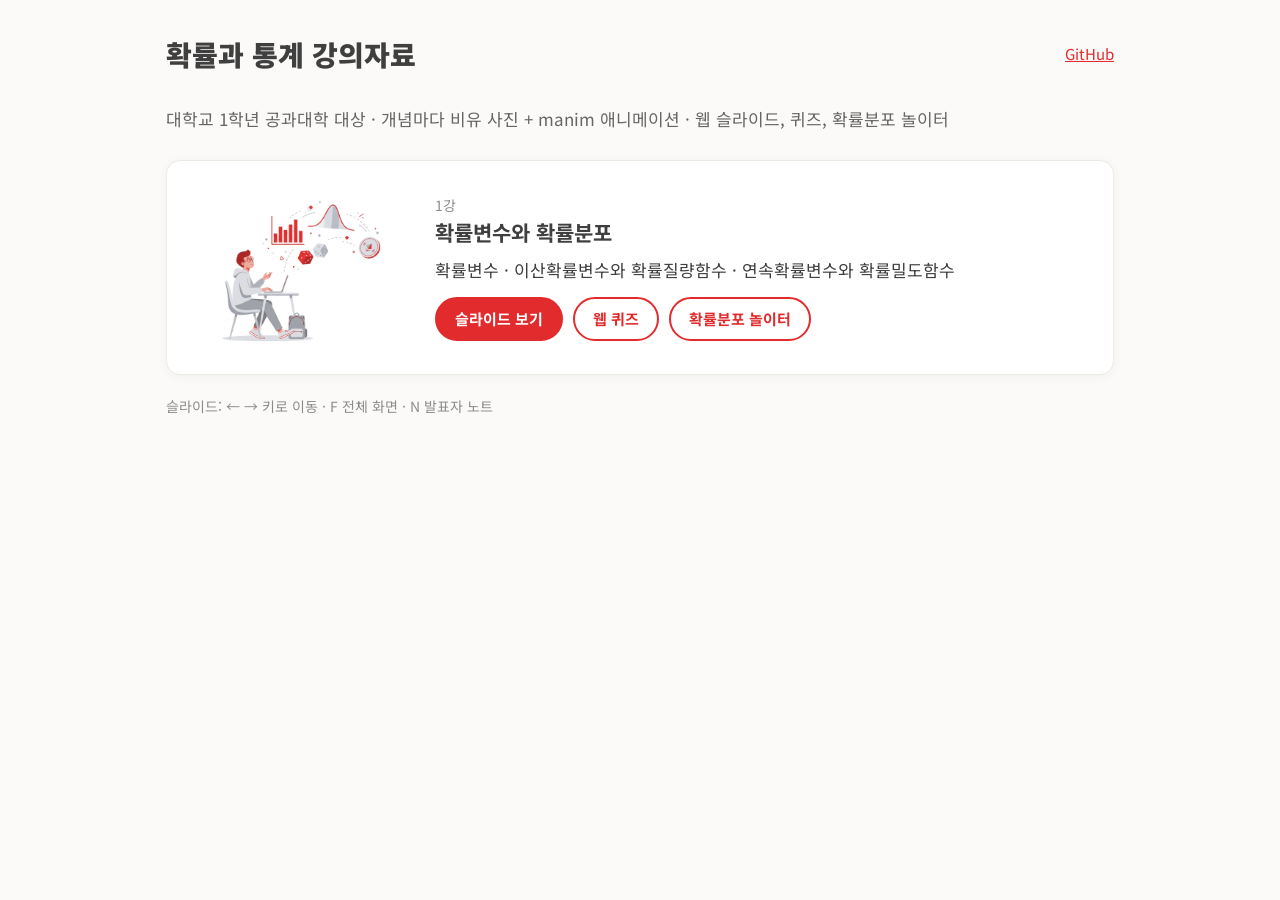
<file: docs/index.html>
<!doctype html>
<html lang="ko">
<head>
<meta charset="utf-8">
<meta name="viewport" content="width=device-width, initial-scale=1">
<title>확률과 통계 강의자료</title>
<link rel="stylesheet" href="https://fonts.googleapis.com/css2?family=Noto+Sans+KR:wght@400;500;700;900&display=swap">
<link rel="stylesheet" href="assets/page.css">
<style>
  .lec { display: grid; grid-template-columns: 220px 1fr; gap: 24px; align-items: center; }
  .lec img { width: 100%; aspect-ratio: 4/3; object-fit: cover; border-radius: 10px; }
  .lec .links { display: flex; flex-wrap: wrap; gap: 10px; margin-top: 14px; }
  @media (max-width: 600px) { .lec { grid-template-columns: 1fr; } }
</style>
</head>
<body>
<div class="wrap">
  <header class="top"><h1>확률과 통계 강의자료</h1>
    <nav><a href="https://github.com/shain1912/prob-stats-lecture-slides">GitHub</a></nav></header>
  <p class="lede">대학교 1학년 공과대학 대상 · 개념마다 비유 사진 + manim 애니메이션 · 웹 슬라이드, 퀴즈, 확률분포 놀이터</p>

  <article class="card lec">
    <img src="01/assets/flow/goals.jpg" alt="확률 그래프를 바라보는 공대생 일러스트">
    <div>
      <p class="muted">1강</p>
      <h2>확률변수와 확률분포</h2>
      <p>확률변수 · 이산확률변수와 확률질량함수 · 연속확률변수와 확률밀도함수</p>
      <div class="links">
        <a class="btn solid" href="01/">슬라이드 보기</a>
        <a class="btn" href="01/quiz.html">웹 퀴즈</a>
        <a class="btn" href="01/playground.html">확률분포 놀이터</a>
      </div>
    </div>
  </article>
  <p class="muted">슬라이드: ← → 키로 이동 · F 전체 화면 · N 발표자 노트</p>
</div>
</body>
</html>
</file>
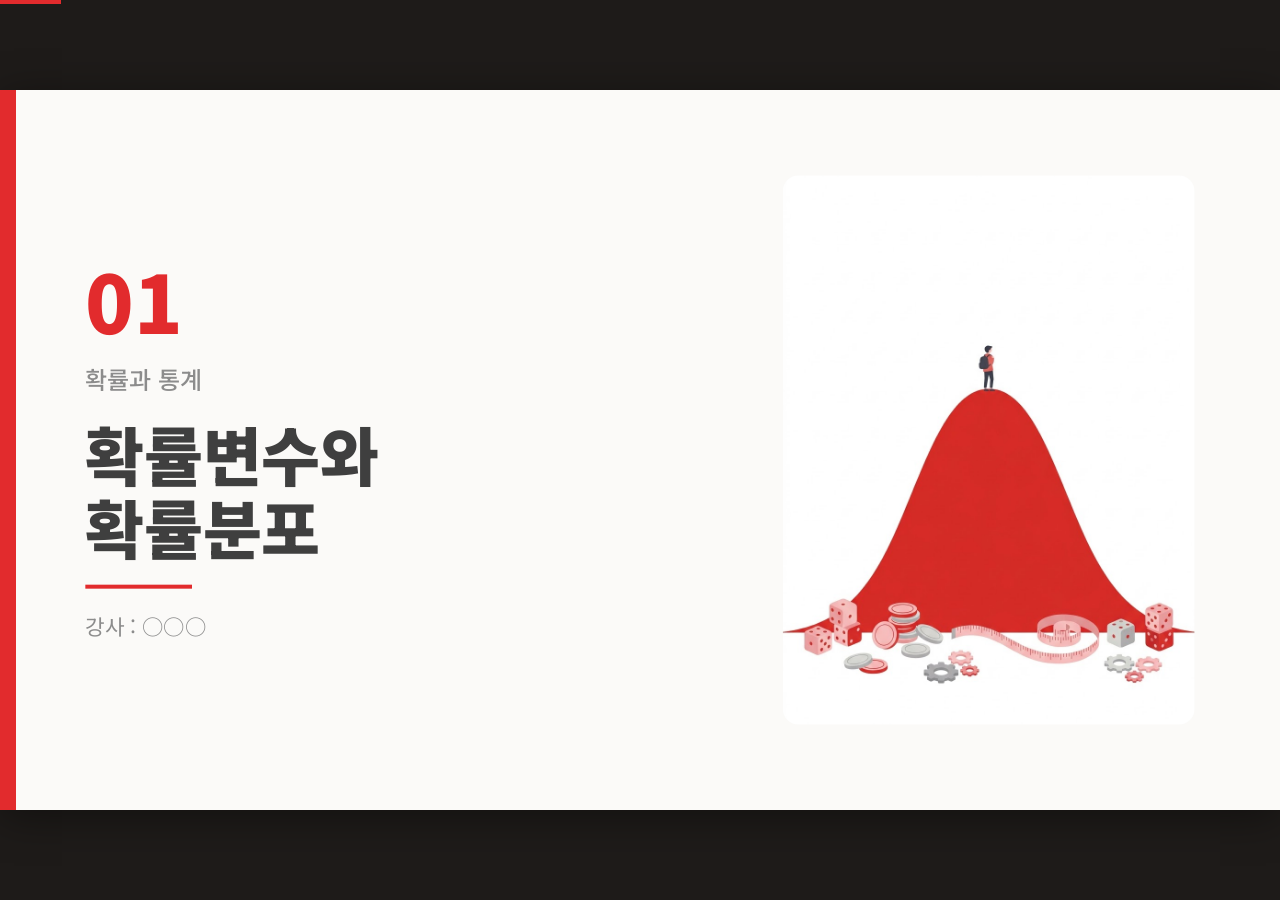
<file: docs/01/index.html>
<!doctype html>
<html lang="ko">
<head>
<meta charset="utf-8">
<meta name="viewport" content="width=device-width, initial-scale=1">
<title>1강 확률변수와 확률분포</title>
<link rel="preconnect" href="https://fonts.googleapis.com">
<link rel="stylesheet" href="https://fonts.googleapis.com/css2?family=Noto+Sans+KR:wght@400;500;700;900&display=swap">
<link rel="stylesheet" href="../assets/deck.css">
<style>
  .cover { flex-direction: row !important; align-items: center; justify-content: space-between; padding: 128px !important; }
  .cover::before { content: ""; position: absolute; left: 0; top: 0; bottom: 0; width: 24px; background: var(--red); }
  .toc-item { display: flex; align-items: center; gap: 40px; padding: 30px 0; border-bottom: 2px solid var(--red-l); }
  .toc-item:last-child { border-bottom: none; }
  .toc-item b { font-size: 56px; font-weight: 900; color: var(--red); width: 100px; }
  .toc-item span { font-size: 44px; font-weight: 500; }
</style>
</head>
<body>
<div class="progress"></div>
<div class="stage">

<!-- 1 표지 -->
<section class="slide cover">
  <div style="display:flex;flex-direction:column;gap:32px;width:900px">
    <p style="font-size:120px;font-weight:900;color:var(--red);line-height:1">01</p>
    <p style="font-size:36px;font-weight:500;color:var(--gray)">확률과 통계</p>
    <h1 style="font-size:96px;font-weight:900;line-height:1.15">확률변수와<br>확률분포</h1>
    <hr style="width:160px;border:none;border-top:6px solid var(--red)">
    <p style="font-size:32px;color:var(--gray)">강사 : ○○○</p>
  </div>
  <img src="assets/flow/cover.jpg" alt="종 모양 곡선 언덕 위에 선 학생 일러스트" style="width:618px;height:824px;object-fit:cover;border-radius:24px">
  <aside class="note">1강 표지. 다음 슬라이드는 8초 인트로 영상.</aside>
</section>

<!-- 2 인트로 영상 -->
<section class="slide" style="padding:0;background:#14110F">
  <video src="assets/flow/intro.mp4" poster="assets/flow/intro_poster.png" muted playsinline preload="auto"
         style="width:1920px;height:1080px;object-fit:cover;cursor:pointer"></video>
  <aside class="note">인트로 영상 8초 (Google Flow 생성). 실험 결과 → 숫자 → 분포로 이어지는 오늘의 흐름 예고. 영상 클릭 = 다시 재생.</aside>
</section>

<!-- 3 목차 -->
<section class="slide" style="flex-direction:row;align-items:center;gap:96px;padding:128px">
  <div style="display:flex;flex-direction:column;gap:24px;width:520px">
    <p style="font-size:32px;font-weight:700;color:var(--red);letter-spacing:4px">CONTENTS</p>
    <h2 style="font-size:72px;font-weight:900;line-height:1.15">확률변수와<br>확률분포</h2>
    <hr style="width:120px;border:none;border-top:6px solid var(--red)">
  </div>
  <div style="flex:1">
    <div class="toc-item"><b>01</b><span>확률변수란?</span></div>
    <div class="toc-item"><b>02</b><span>이산확률변수와 확률분포</span></div>
    <div class="toc-item"><b>03</b><span>연속확률변수와 확률밀도함수</span></div>
    <div class="toc-item"><b>04</b><span>정리 및 확인 문제</span></div>
  </div>
</section>

<!-- 4 학습 목표 -->
<section class="slide" style="flex-direction:row;align-items:center;gap:80px;padding:128px">
  <img src="assets/flow/goals.jpg" alt="노트북 앞에서 확률 그래프를 바라보는 공대생 일러스트" style="width:760px;height:568px;object-fit:cover;border-radius:24px">
  <div class="col" style="gap:40px">
    <h2 style="font-size:72px;font-weight:900">학습 목표</h2>
    <div class="card"><p style="font-size:28px;font-weight:700;color:var(--red)">목표 1</p><p style="font-size:36px;font-weight:500">확률변수와 확률분포의 뜻 이해</p></div>
    <div class="card"><p style="font-size:28px;font-weight:700;color:var(--red)">목표 2</p><p style="font-size:36px;font-weight:500">이산·연속확률변수의 구분과 확률분포의 성질 활용</p></div>
  </div>
</section>

<!-- 5 1-1 비유: 바코드 스캐너 -->
<section class="slide">
  <div class="head"><div class="t"><span class="badge">1-1</span><h2>확률변수란?</h2></div><p class="sub">[비유] 바코드 스캐너</p></div>
  <div class="row">
    <div class="photo"><img src="assets/photos/barcode.jpg" alt="바코드 스캐너" style="width:420px;height:630px"><p class="credit">사진: Michael Casey / CC BY 2.0</p></div>
    <div class="col">
      <h3>바코드 스캐너 = 확률변수</h3>
      <ul class="b">
        <li>물건 → 숫자(가격)로 바꾸는 장치</li>
        <li>실험 결과 → 실수로 바꾸는 규칙</li>
        <li>동전 2번 던지기: (H, T) → 앞면 횟수 1</li>
        <li>결과는 글자·그림이어도 확률변수의 값은 항상 실수</li>
      </ul>
    </div>
  </div>
</section>

<!-- 6 1-1 애니메이션 -->
<section class="slide">
  <div class="head"><div class="t"><span class="badge">1-1</span><h2>확률변수란?</h2></div><p class="sub">확률변수(random variable): 각 근원사건 → 실수 하나</p></div>
  <video class="anim" src="assets/anim/RandomVariable.mp4" poster="assets/anim/RandomVariable_poster.png" muted playsinline preload="metadata" style="width:1360px;height:680px"></video>
  <aside class="note">manim 애니메이션: 근원사건마다 실수 하나를 대응시키는 규칙 = 확률변수.</aside>
</section>

<!-- 7 1-1 비유: 계단과 미끄럼틀 -->
<section class="slide">
  <div class="head"><div class="t"><span class="badge">1-1</span><h2>확률변수란?</h2></div><p class="sub">[비유] 계단과 미끄럼틀</p></div>
  <div class="row" style="gap:48px;align-items:flex-start">
    <div class="col" style="gap:8px">
      <img src="assets/photos/stairs.jpg" alt="계단" style="width:808px;height:400px;object-fit:cover;border-radius:16px">
      <p class="credit">사진: waitscm / CC BY 2.0</p>
      <h3 style="padding-top:16px">계단 = 이산</h3>
      <ul class="b"><li>정해진 칸에만 서기</li><li>0, 1, 2, 3 … 셀 수 있는 값</li></ul>
    </div>
    <div class="col" style="gap:8px">
      <img src="assets/photos/slide.jpg" alt="미끄럼틀" style="width:808px;height:400px;object-fit:cover;border-radius:16px">
      <p class="credit">사진: jonolist / CC BY-SA 2.0</p>
      <h3 style="padding-top:16px">미끄럼틀 = 연속</h3>
      <ul class="b"><li>어느 높이에서나 멈추기</li><li>범위 안의 모든 실수</li></ul>
    </div>
  </div>
</section>

<!-- 8 1-1 애니메이션 -->
<section class="slide">
  <div class="head"><div class="t"><span class="badge">1-1</span><h2>확률변수란?</h2></div><p class="sub">확률변수의 두 종류: 셀 수 있는 값 vs 범위 안의 모든 실수</p></div>
  <video class="anim" src="assets/anim/DiscreteContinuous.mp4" poster="assets/anim/DiscreteContinuous_poster.png" muted playsinline preload="metadata" style="width:1360px;height:680px"></video>
</section>

<!-- 9 1-2 비유: 피자 -->
<section class="slide">
  <div class="head"><div class="t"><span class="badge">1-2</span><h2>이산확률변수와 확률분포</h2></div><p class="sub">[비유] 피자 한 판 나누기</p></div>
  <div class="row">
    <div class="photo"><img src="assets/photos/pizza.jpg" alt="조각으로 나뉜 피자" style="width:800px;height:600px"><p class="credit">사진: maryseas4 / CC0</p></div>
    <div class="col">
      <h3>피자 한 판 = 전체 확률 1</h3>
      <ul class="b">
        <li>조각 하나 = X의 값 하나</li>
        <li>조각 크기 = 그 값의 확률</li>
        <li>조각 크기는 음수 불가 → 0 ≤ 확률 ≤ 1</li>
        <li>조각을 모두 모으면 한 판 → 확률의 합 = 1</li>
      </ul>
    </div>
  </div>
</section>

<!-- 10 1-2 애니메이션 -->
<section class="slide" style="gap:28px">
  <div class="head"><div class="t"><span class="badge">1-2</span><h2>이산확률변수와 확률분포</h2></div><p class="sub">이산확률변수(discrete random variable)</p></div>
  <div class="lead">
    <p>· 이산확률변수: 취하는 값이 유한개이거나 자연수처럼 셀 수 있는 확률변수</p>
    <p>· 확률질량함수(probability mass function): P(X = x₁) = p₁, …, P(X = xₙ) = pₙ</p>
  </div>
  <video class="anim" src="assets/anim/PmfCoin.mp4" poster="assets/anim/PmfCoin_poster.png" muted playsinline preload="metadata" style="width:1120px;height:560px"></video>
</section>

<!-- 11 1-2 성질 -->
<section class="slide">
  <div class="head"><div class="t"><span class="badge">1-2</span><h2>이산확률변수와 확률분포</h2></div><p class="sub">이산확률변수의 확률분포의 성질</p></div>
  <div class="row">
    <div class="col" style="gap:24px">
      <div class="card">
        <h3 style="font-size:36px">성질</h3>
        <p style="font-size:34px">①  0 ≤ p₁, p₂, …, pₙ ≤ 1</p>
        <p style="font-size:34px">②  p₁ + p₂ + … + pₙ = 1</p>
      </div>
      <h3 style="font-size:36px;padding-top:16px">예: 부품 품질 검사</h3>
      <ul class="b" style="font-size:30px">
        <li>생산된 부품 10개 중 불량품 2개</li>
        <li>임의로 3개를 뽑아 검사할 때 불량품 수 X</li>
        <li>X가 취하는 값: 0, 1, 2</li>
        <li>각 확률과 합 = 1 확인</li>
      </ul>
    </div>
    <div class="photo"><img src="assets/photos/factory.jpg" alt="공장 생산 라인" style="width:420px;height:630px"><p class="credit">사진: Robert Scoble / CC BY 2.0</p></div>
  </div>
</section>

<!-- 12 1-2 애니메이션: 불량품 -->
<section class="slide">
  <div class="head"><div class="t"><span class="badge">1-2</span><h2>이산확률변수와 확률분포</h2></div><p class="sub">예: 불량품 수 X의 확률분포</p></div>
  <video class="anim" src="assets/anim/PmfDefect.mp4" poster="assets/anim/PmfDefect_poster.png" muted playsinline preload="metadata" style="width:1360px;height:680px"></video>
  <aside class="note">P(X=0) = 7/15, P(X=1) = 7/15, P(X=2) = 1/15, 합 = 1.</aside>
</section>

<!-- 13 1-3 비유: 지하철 -->
<section class="slide">
  <div class="head"><div class="t"><span class="badge">1-3</span><h2>연속확률변수와 확률밀도함수</h2></div><p class="sub">[비유] 지하철 기다리기</p></div>
  <div class="row">
    <div class="photo"><img src="assets/photos/subway.jpg" alt="지하철 승강장" style="width:800px;height:600px"><p class="credit">사진: mooney47 / CC BY 2.0</p></div>
    <div class="col">
      <h3>10분 간격 지하철</h3>
      <ul class="b">
        <li>아무 때나 역에 도착</li>
        <li>대기 시간 X: 0분 ~ 10분</li>
        <li>3분, 3.5분, 3.27분 … 어떤 실수든 가능</li>
        <li>셀 수 없는 값 → 연속확률변수</li>
      </ul>
    </div>
  </div>
</section>

<!-- 14 1-3 애니메이션 -->
<section class="slide" style="gap:28px">
  <div class="head"><div class="t"><span class="badge">1-3</span><h2>연속확률변수와 확률밀도함수</h2></div><p class="sub">연속확률변수(continuous random variable)</p></div>
  <div class="lead">
    <p>· 연속확률변수: 취하는 값이 어떤 범위에 속하는 모든 실수인 확률변수</p>
    <p>· 확률 P(a ≤ X ≤ b) = 그래프 아래 넓이</p>
  </div>
  <video class="anim" src="assets/anim/UniformSubway.mp4" poster="assets/anim/UniformSubway_poster.png" muted playsinline preload="metadata" style="width:1120px;height:560px"></video>
</section>

<!-- 15 1-3 비유: 모래 더미 -->
<section class="slide">
  <div class="head"><div class="t"><span class="badge">1-3</span><h2>연속확률변수와 확률밀도함수</h2></div><p class="sub">[비유] 모래 더미</p></div>
  <div class="row">
    <div class="photo"><img src="assets/photos/sand.jpg" alt="모래 더미" style="width:800px;height:600px"><p class="credit">사진: cogdogblog / CC0</p></div>
    <div class="col">
      <h3>모래 더미 = 확률밀도함수의 그래프</h3>
      <ul class="b">
        <li>전체 모래 양 = 1</li>
        <li>a ~ b 구간 위의 모래 양 = P(a ≤ X ≤ b)</li>
        <li>바늘 끝 한 점 위의 모래 양 = 0</li>
        <li>→ 한 점의 확률 P(X = a) = 0</li>
      </ul>
    </div>
  </div>
</section>

<!-- 16 1-3 애니메이션 -->
<section class="slide">
  <div class="head"><div class="t"><span class="badge">1-3</span><h2>연속확률변수와 확률밀도함수</h2></div><p class="sub">확률밀도함수(probability density function)</p></div>
  <video class="anim" src="assets/anim/DensityCurve.mp4" poster="assets/anim/DensityCurve_poster.png" muted playsinline preload="metadata" style="width:1360px;height:680px"></video>
</section>

<!-- 17 1-3 성질 -->
<section class="slide">
  <div class="head"><div class="t"><span class="badge">1-3</span><h2>연속확률변수와 확률밀도함수</h2></div><p class="sub">확률밀도함수의 성질</p></div>
  <div class="row" style="gap:64px">
    <div class="col" style="gap:24px">
      <div class="card">
        <h3 style="font-size:32px">α ≤ X ≤ β에서 정의된 y = f(x)</h3>
        <p style="font-size:30px">①  f(x) ≥ 0</p>
        <p style="font-size:30px">②  그래프 아래 전체 넓이 = 1</p>
        <p style="font-size:30px">③  P(a ≤ X ≤ b) = a~b 구간의 넓이</p>
      </div>
      <h3 style="font-size:32px;padding-top:16px">주의</h3>
      <ul class="b" style="font-size:30px">
        <li>한 점에서의 확률은 0: P(X = b) = 0</li>
        <li>P(a ≤ X ≤ b) = P(a &lt; X &lt; b)</li>
      </ul>
    </div>
    <img class="fig" src="assets/pdf_area.png" alt="확률밀도함수 그래프 아래 a~b 넓이" style="width:780px;height:548px">
  </div>
</section>

<!-- 18 정리 -->
<section class="slide">
  <div class="head"><div class="t"><span class="badge">1-4</span><h2>정리 및 확인 문제</h2></div><p class="sub">이산확률변수 vs 연속확률변수</p></div>
  <img class="fig" src="assets/summary_compare.png" alt="이산확률변수와 연속확률변수 비교표" style="width:1500px;height:680px;align-self:center">
</section>

<!-- 19 확인 문제 -->
<section class="slide">
  <div class="head"><div class="t"><span class="badge">1-4</span><h2>정리 및 확인 문제</h2></div><p class="sub">확인 문제</p></div>
  <div class="row" style="gap:64px;align-items:stretch">
    <div class="col" style="gap:18px">
      <h3 style="font-size:36px">문제 1</h3>
      <p style="font-size:32px;line-height:1.45">100원짜리 동전 3개를 동시에 던질 때, 앞면이 나오는 개수 X가 취하는 모든 값</p>
      <h3 style="font-size:36px;padding-top:20px">문제 2</h3>
      <p style="font-size:32px;line-height:1.45">X의 범위 0 ≤ X ≤ 4, 확률밀도함수 f(x) = kx<br>상수 k의 값과 P(0 ≤ X ≤ 2)</p>
      <button class="reveal">정답 보기</button>
      <div class="answer">문제 1: 0, 1, 2, 3<br>문제 2: 전체 넓이 ½·4·4k = 8k = 1 → k = 1/8,&nbsp; P(0 ≤ X ≤ 2) = ½·2·(2/8) = 1/4</div>
    </div>
    <div style="display:flex;flex-direction:column;gap:24px;align-items:center;justify-content:center">
      <img class="fig" src="assets/quiz_triangle.png" alt="f(x) = kx 아래 삼각형" style="width:560px;height:470px">
      <img src="assets/flow/quiz.jpg" alt="동전 3개가 튀어 오르는 일러스트" style="width:200px;height:200px;object-fit:cover;border-radius:16px">
    </div>
  </div>
</section>

<!-- 20 마무리 -->
<section class="slide">
  <img src="assets/flow/closing.jpg" alt="막대그래프 계단을 오르는 학생 일러스트" style="position:absolute;left:576px;top:240px;width:1216px;height:679px;object-fit:cover;border-radius:16px">
  <div class="head" style="position:relative"><div class="t"><span class="badge">1-4</span><h2>정리 및 확인 문제</h2></div><p class="sub">마무리</p></div>
  <div class="col" style="flex:none;width:640px;gap:20px;position:relative">
    <h3 style="font-size:36px">오늘 배운 것</h3>
    <ul class="b" style="font-size:30px">
      <li>확률변수 = 결과 → 실수</li>
      <li>이산: 확률질량함수, 막대 높이</li>
      <li>연속: 확률밀도함수, 그래프 아래 넓이</li>
    </ul>
    <h3 style="font-size:36px;padding-top:24px">다음 시간</h3>
    <p style="font-size:30px">이산확률변수의 기댓값과 표준편차</p>
    <p style="font-size:26px;padding-top:24px"><a href="quiz.html" style="color:var(--red);font-weight:700">▶ 웹 퀴즈</a>&nbsp;&nbsp;&nbsp;<a href="playground.html" style="color:var(--red);font-weight:700">▶ 확률분포 놀이터</a></p>
  </div>
</section>

<!-- 21 이미지 출처 -->
<section class="slide">
  <div class="head"><h2>이미지 출처</h2><p class="sub">사진 (Openverse 검색, CC 라이선스) · AI 생성 이미지·영상</p></div>
  <ul class="b" style="font-size:24px;line-height:1.7">
    <li>Symbol Barcode Scanner — Michael Casey, CC BY 2.0, <a href="https://www.flickr.com/photos/47519419@N00/2570454846">flickr</a></li>
    <li>Wheelchair ramp — waitscm, CC BY 2.0, <a href="https://www.flickr.com/photos/78341140@N00/15171084916">flickr</a></li>
    <li>Playgrounds: slide — jonolist, CC BY-SA 2.0, <a href="https://www.flickr.com/photos/46635911@N00/143997346">flickr</a></li>
    <li>Cheese and pepperoni pizza cut into slices. — maryseas4, CC0, <a href="https://wordpress.org/photos/photo/5016a60f20/">wordpress.org</a></li>
    <li>Seagate Wuxi China Factory Tour — Robert Scoble, CC BY 2.0, <a href="https://www.flickr.com/photos/35034363287@N01/3009516045">flickr</a></li>
    <li>Shanghai Subway Platform — mooney47, CC BY 2.0, <a href="https://www.flickr.com/photos/48751247@N00/5106951490">flickr</a></li>
    <li>Sand Pile — cogdogblog, CC0, <a href="https://www.flickr.com/photos/37996646802@N01/224099822">flickr</a></li>
    <li>AI 생성 이미지·영상 (표지, 인트로 영상, 학습 목표, 확인 문제, 마무리) — Google Flow (Nano Banana 2.1, Omni 1.1 Flash)</li>
    <li>애니메이션 — manim으로 직접 제작</li>
  </ul>
</section>

</div>
<div class="notes"></div>
<div class="bar">
  <a href="../">← 목록</a>
  <button data-act="prev">◀</button><span class="count"></span><button data-act="next">▶</button>
  <span class="grow">← → 이동 · F 전체 화면 · N 노트</span>
  <a href="quiz.html">퀴즈</a><a href="playground.html">놀이터</a>
  <button data-act="notes">노트</button><button data-act="full">전체 화면</button>
</div>
<script src="../assets/deck.js"></script>
</body>
</html>
</file>
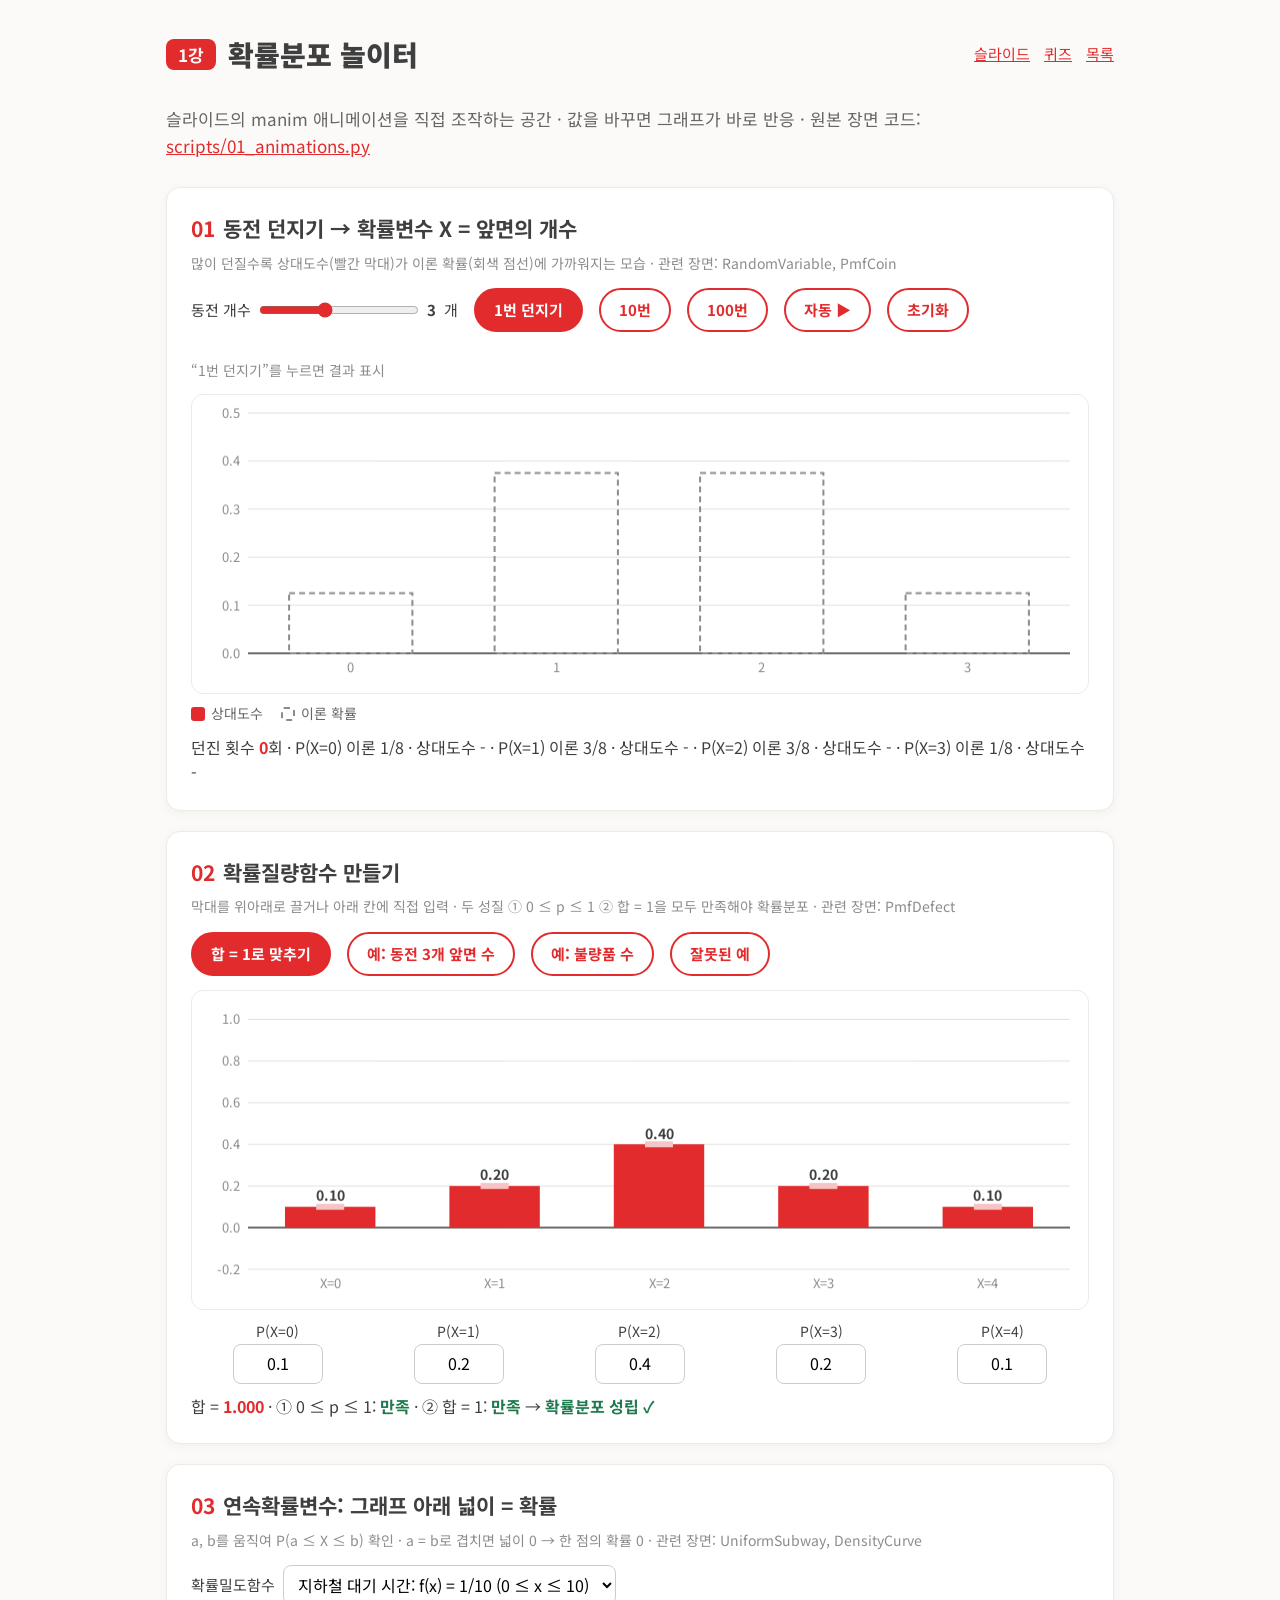
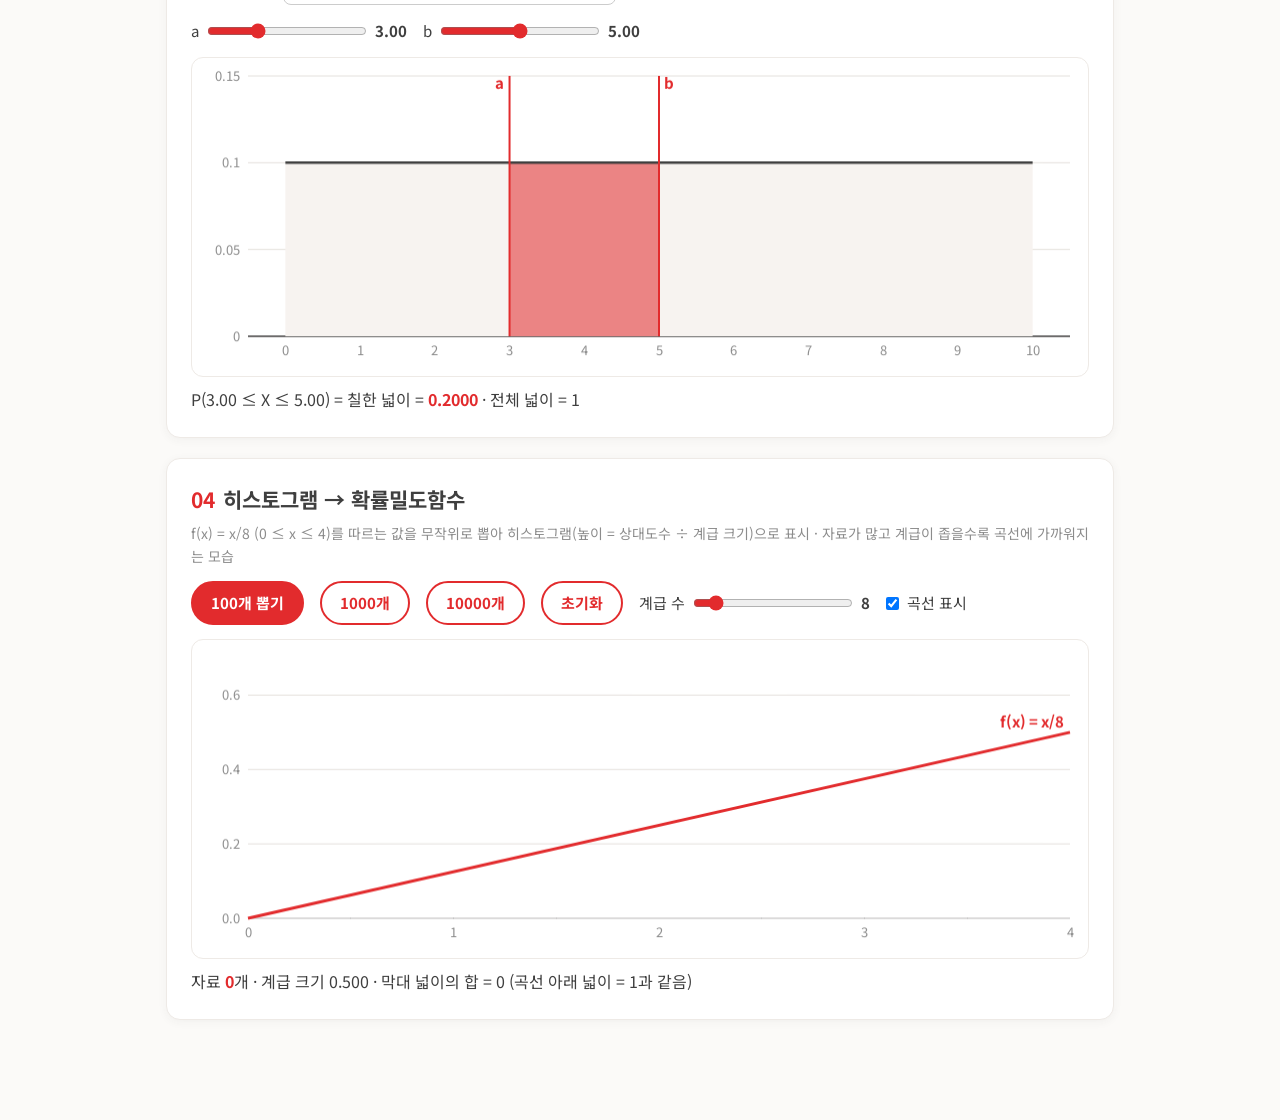
<file: docs/01/playground.html>
<!doctype html>
<html lang="ko">
<head>
<meta charset="utf-8">
<meta name="viewport" content="width=device-width, initial-scale=1">
<title>1강 확률분포 놀이터</title>
<link rel="stylesheet" href="https://fonts.googleapis.com/css2?family=Noto+Sans+KR:wght@400;500;700;900&display=swap">
<link rel="stylesheet" href="../assets/page.css">
<style>
  .coins { display: flex; flex-wrap: wrap; gap: 8px; align-items: center; min-height: 48px; margin-top: 6px; }
  .coin { width: 42px; height: 42px; border-radius: 50%; display: grid; place-items: center; font-weight: 700; font-size: 15px;
    border: 3px solid var(--red); animation: flip .35s ease; }
  .coin.h { background: var(--red); color: #fff; }
  .coin.t { background: #fff; color: var(--red); }
  @keyframes flip { from { transform: rotateY(90deg); } to { transform: rotateY(0); } }
  .pin { display: grid; grid-template-columns: repeat(5, 1fr); gap: 8px; margin-top: 10px; }
  .pin label { display: flex; flex-direction: column; align-items: center; font-size: 14px; gap: 2px; }
  .pin input { width: 100%; max-width: 90px; text-align: center; }
  .legend { display: flex; gap: 18px; font-size: 14px; color: #666; margin-top: 8px; flex-wrap: wrap; }
  .legend i { display: inline-block; width: 14px; height: 14px; vertical-align: -2px; margin-right: 6px; border-radius: 3px; }
</style>
</head>
<body>
<div class="wrap">
  <header class="top">
    <span class="badge">1강</span><h1>확률분포 놀이터</h1>
    <nav><a href="./">슬라이드</a><a href="quiz.html">퀴즈</a><a href="../">목록</a></nav>
  </header>
  <p class="lede">슬라이드의 manim 애니메이션을 직접 조작하는 공간 · 값을 바꾸면 그래프가 바로 반응
    · 원본 장면 코드: <a href="https://github.com/shain1912/prob-stats-lecture-slides/blob/main/scripts/01_animations.py">scripts/01_animations.py</a></p>

  <!-- 1 동전 던지기 -->
  <section class="card" id="s1">
    <h2><span class="n">01</span>동전 던지기 → 확률변수 X = 앞면의 개수</h2>
    <p class="muted">많이 던질수록 상대도수(빨간 막대)가 이론 확률(회색 점선)에 가까워지는 모습 · 관련 장면: RandomVariable, PmfCoin</p>
    <div class="controls">
      <label>동전 개수 <input type="range" id="c-n" min="1" max="6" value="3"> <b id="c-nv">3</b>개</label>
      <button class="solid" id="c-1">1번 던지기</button><button id="c-10">10번</button><button id="c-100">100번</button>
      <button id="c-auto">자동 ▶</button><button id="c-reset">초기화</button>
    </div>
    <div class="coins" id="c-coins" aria-live="polite"><span class="muted">“1번 던지기”를 누르면 결과 표시</span></div>
    <canvas id="c-cv" aria-label="앞면 개수의 상대도수와 이론 확률 막대그래프"></canvas>
    <div class="legend"><span><i style="background:#E22B2D"></i>상대도수</span><span><i style="border:2px dashed #8C8C8C"></i>이론 확률</span></div>
    <p class="stat" id="c-stat"></p>
  </section>

  <!-- 2 확률질량함수 만들기 -->
  <section class="card" id="s2">
    <h2><span class="n">02</span>확률질량함수 만들기</h2>
    <p class="muted">막대를 위아래로 끌거나 아래 칸에 직접 입력 · 두 성질 ① 0 ≤ p ≤ 1 ② 합 = 1을 모두 만족해야 확률분포 · 관련 장면: PmfDefect</p>
    <div class="controls">
      <button id="p-norm" class="solid">합 = 1로 맞추기</button>
      <button id="p-ex1">예: 동전 3개 앞면 수</button><button id="p-ex2">예: 불량품 수</button><button id="p-ex3">잘못된 예</button>
    </div>
    <canvas id="p-cv" aria-label="X = 0부터 4까지의 확률 막대, 끌어서 조절"></canvas>
    <div class="pin" id="p-in"></div>
    <p class="stat" id="p-stat" aria-live="polite"></p>
  </section>

  <!-- 3 넓이 = 확률 -->
  <section class="card" id="s3">
    <h2><span class="n">03</span>연속확률변수: 그래프 아래 넓이 = 확률</h2>
    <p class="muted">a, b를 움직여 P(a ≤ X ≤ b) 확인 · a = b로 겹치면 넓이 0 → 한 점의 확률 0 · 관련 장면: UniformSubway, DensityCurve</p>
    <div class="controls">
      <label>확률밀도함수
        <select id="a-f">
          <option value="u">지하철 대기 시간: f(x) = 1/10 (0 ≤ x ≤ 10)</option>
          <option value="k">확인 문제 2: f(x) = x/8 (0 ≤ x ≤ 4)</option>
          <option value="t">산 모양: f(x) = 1 − |x − 1| (0 ≤ x ≤ 2)</option>
        </select>
      </label>
    </div>
    <div class="controls">
      <label>a <input type="range" id="a-a" min="0" max="1000" value="300"> <b id="a-av"></b></label>
      <label>b <input type="range" id="a-b" min="0" max="1000" value="500"> <b id="a-bv"></b></label>
    </div>
    <canvas id="a-cv" aria-label="확률밀도함수 그래프와 a부터 b까지 칠한 넓이"></canvas>
    <p class="stat" id="a-stat" aria-live="polite"></p>
  </section>

  <!-- 4 히스토그램 → 곡선 -->
  <section class="card" id="s4">
    <h2><span class="n">04</span>히스토그램 → 확률밀도함수</h2>
    <p class="muted">f(x) = x/8 (0 ≤ x ≤ 4)를 따르는 값을 무작위로 뽑아 히스토그램(높이 = 상대도수 ÷ 계급 크기)으로 표시 · 자료가 많고 계급이 좁을수록 곡선에 가까워지는 모습</p>
    <div class="controls">
      <button class="solid" id="h-100">100개 뽑기</button><button id="h-1000">1000개</button><button id="h-10000">10000개</button><button id="h-reset">초기화</button>
      <label>계급 수 <input type="range" id="h-bins" min="2" max="60" value="8"> <b id="h-bv">8</b></label>
      <label><input type="checkbox" id="h-curve" checked> 곡선 표시</label>
    </div>
    <canvas id="h-cv" aria-label="표본 히스토그램과 확률밀도함수 곡선"></canvas>
    <p class="stat" id="h-stat"></p>
  </section>
</div>

<script>
const RED = '#E22B2D', RED_L = '#F6C4C5', GRAY = '#8C8C8C', INK = '#3F3F3F', FONT = "'Noto Sans KR', 'Malgun Gothic', sans-serif";
const $ = id => document.getElementById(id);

// ── 공통: 고해상도 캔버스 + 좌표축 ─────────────────────
function Plot(canvas, height, xr, yr) {
  const p = { canvas, ctx: canvas.getContext('2d'), height, xr, yr, L: 56, R: 18, T: 18, B: 40 };
  p.resize = () => {
    const dpr = devicePixelRatio || 1, w = canvas.clientWidth;
    canvas.width = w * dpr; canvas.height = height * dpr; canvas.style.height = height + 'px';
    p.ctx.setTransform(dpr, 0, 0, dpr, 0, 0); p.w = w;
  };
  p.X = x => p.L + (x - p.xr[0]) / (p.xr[1] - p.xr[0]) * (p.w - p.L - p.R);
  p.Y = y => p.height - p.B - (y - p.yr[0]) / (p.yr[1] - p.yr[0]) * (p.height - p.T - p.B);
  p.invY = py => p.yr[0] + (p.height - p.B - py) / (p.height - p.T - p.B) * (p.yr[1] - p.yr[0]);
  p.clear = () => { p.ctx.clearRect(0, 0, p.w, p.height); };
  p.axes = (xticks, yticks, xfmt = v => v, yfmt = v => v) => {
    const c = p.ctx; c.font = `13px ${FONT}`; c.fillStyle = GRAY; c.strokeStyle = '#E4E0DC'; c.lineWidth = 1;
    c.textAlign = 'right'; c.textBaseline = 'middle';
    yticks.forEach(v => { c.beginPath(); c.moveTo(p.L, p.Y(v)); c.lineTo(p.w - p.R, p.Y(v)); c.stroke(); c.fillText(yfmt(v), p.L - 8, p.Y(v)); });
    c.textAlign = 'center'; c.textBaseline = 'top';
    xticks.forEach(v => c.fillText(xfmt(v), p.X(v), p.height - p.B + 8));
    c.strokeStyle = INK; c.lineWidth = 1.5; c.beginPath();
    c.moveTo(p.L, p.Y(Math.max(0, p.yr[0]))); c.lineTo(p.w - p.R, p.Y(Math.max(0, p.yr[0]))); c.stroke();
  };
  addEventListener('resize', () => { p.resize(); p.draw && p.draw(); });
  p.resize();
  return p;
}
const range = (a, b, s = 1) => { const r = []; for (let v = a; v <= b + 1e-9; v += s) r.push(+v.toFixed(6)); return r; };
const C = (n, k) => { let r = 1; for (let i = 1; i <= k; i++) r = r * (n - k + i) / i; return r; };

// ── 1. 동전 던지기 ──────────────────────────────────
(() => {
  let n = 3, counts, total, shown, auto = null;
  const plot = Plot($('c-cv'), 300, [-0.5, 3.5], [0, 0.5]);
  function reset() { counts = Array(n + 1).fill(0); total = 0; shown = Array(n + 1).fill(0); $('c-coins').innerHTML = '<span class="muted">“1번 던지기”를 누르면 결과 표시</span>'; }
  function toss(times) {
    let last;
    for (let t = 0; t < times; t++) { last = Array.from({ length: n }, () => Math.random() < 0.5); counts[last.filter(Boolean).length]++; total++; }
    const x = last.filter(Boolean).length;
    $('c-coins').innerHTML = last.map(h => `<span class="coin ${h ? 'h' : 't'}">${h ? '앞' : '뒤'}</span>`).join('') +
      `<span style="margin-left:10px;font-size:20px">→ X = <b style="color:${RED}">${x}</b></span>`;
  }
  const theo = k => C(n, k) / 2 ** n;
  plot.draw = () => {
    const ymax = Math.min(1, Math.ceil(Math.max(theo(Math.floor(n / 2)), ...shown) * 1.25 * 10) / 10);
    plot.xr = [-0.5, n + 0.5]; plot.yr = [0, ymax]; plot.clear();
    plot.axes(range(0, n), range(0, ymax, ymax > 0.5 ? 0.2 : 0.1), v => v, v => v.toFixed(1));
    const c = plot.ctx, bw = (plot.X(1) - plot.X(0)) * 0.6;
    for (let k = 0; k <= n; k++) {
      c.fillStyle = RED; c.fillRect(plot.X(k) - bw / 2, plot.Y(shown[k]), bw, plot.Y(0) - plot.Y(shown[k]));
      c.setLineDash([6, 4]); c.strokeStyle = GRAY; c.lineWidth = 2;
      c.strokeRect(plot.X(k) - bw / 2, plot.Y(theo(k)), bw, plot.Y(0) - plot.Y(theo(k))); c.setLineDash([]);
    }
    $('c-stat').innerHTML = `던진 횟수 <b>${total}</b>회 · ` + range(0, n).map(k =>
      `P(X=${k}) 이론 ${C(n, k)}/${2 ** n} · 상대도수 ${total ? (counts[k] / total).toFixed(3) : '-'}`).join(' · ');
  };
  function loop() {   // 막대 높이를 목표값으로 부드럽게 이동 (manim의 Transform 느낌)
    if (auto) toss(5);
    let moving = false;
    for (let k = 0; k <= n; k++) {
      const target = total ? counts[k] / total : 0;
      shown[k] += (target - shown[k]) * 0.2;
      if (Math.abs(target - shown[k]) > 1e-4) moving = true; else shown[k] = target;
    }
    plot.draw();
    if (moving || auto) requestAnimationFrame(loop); else running = false;
  }
  let running = false;
  const kick = () => { if (!running) { running = true; requestAnimationFrame(loop); } };
  $('c-n').oninput = e => { n = +e.target.value; $('c-nv').textContent = n; reset(); plot.draw(); };
  $('c-1').onclick = () => { toss(1); kick(); };
  $('c-10').onclick = () => { toss(10); kick(); };
  $('c-100').onclick = () => { toss(100); kick(); };
  $('c-auto').onclick = e => { auto = !auto; e.target.textContent = auto ? '멈춤 ❚❚' : '자동 ▶'; kick(); };
  $('c-reset').onclick = () => { reset(); plot.draw(); };
  reset(); plot.draw();
})();

// ── 2. 확률질량함수 만들기 ──────────────────────────
(() => {
  let p = [0.1, 0.2, 0.4, 0.2, 0.1], drag = -1;
  const plot = Plot($('p-cv'), 320, [-0.5, 4.5], [-0.2, 1.05]);
  const box = $('p-in');
  box.innerHTML = p.map((_, k) => `<label>P(X=${k})<input type="text" inputmode="decimal" data-k="${k}"></label>`).join('');
  const inputs = [...box.querySelectorAll('input')];
  const parse = s => { const m = s.trim().match(/^(-?\d*\.?\d+)\/(\d*\.?\d+)$/); return m ? m[1] / m[2] : Number(s); };
  inputs.forEach(inp => inp.onchange = () => { const v = parse(inp.value.replace('−', '-')); if (!isNaN(v)) p[+inp.dataset.k] = Math.max(-0.2, Math.min(1, v)); update(); });
  function update(skipInputs) {
    if (!skipInputs) inputs.forEach((inp, k) => inp.value = +p[k].toFixed(3));
    plot.draw();
    const sum = p.reduce((a, b) => a + b, 0), r1 = p.every(v => v >= -1e-9 && v <= 1 + 1e-9), r2 = Math.abs(sum - 1) < 0.005;
    $('p-stat').innerHTML = `합 = <b>${sum.toFixed(3)}</b> · ① 0 ≤ p ≤ 1: <span class="${r1 ? 'ok' : 'bad'}">${r1 ? '만족' : '위반 (음수 확률)'}</span>`
      + ` · ② 합 = 1: <span class="${r2 ? 'ok' : 'bad'}">${r2 ? '만족' : '위반'}</span> → `
      + (r1 && r2 ? '<span class="ok">확률분포 성립 ✓</span>' : '<span class="bad">확률분포 아님</span>');
  }
  plot.draw = () => {
    plot.clear(); plot.axes(range(0, 4), [-0.2, 0, 0.2, 0.4, 0.6, 0.8, 1.0], v => `X=${v}`, v => v.toFixed(1));
    const c = plot.ctx, bw = (plot.X(1) - plot.X(0)) * 0.55;
    p.forEach((v, k) => {
      c.fillStyle = v < 0 ? GRAY : (k === drag ? '#B81E20' : RED);
      const y0 = plot.Y(0), y1 = plot.Y(v);
      c.fillRect(plot.X(k) - bw / 2, Math.min(y0, y1), bw, Math.abs(y0 - y1));
      c.fillStyle = INK; c.font = `bold 14px ${FONT}`; c.textAlign = 'center'; c.textBaseline = 'bottom';
      c.fillText(v.toFixed(2), plot.X(k), Math.min(y0, y1) - 4);
      c.fillStyle = RED_L; c.fillRect(plot.X(k) - 14, y1 - 3, 28, 6);   // 손잡이
    });
  };
  const at = e => { const r = plot.canvas.getBoundingClientRect(); return [e.clientX - r.left, e.clientY - r.top]; };
  plot.canvas.addEventListener('pointerdown', e => {
    const [x, y] = at(e); drag = Math.round((x - plot.X(0)) / (plot.X(1) - plot.X(0)));
    if (drag < 0 || drag > 4) { drag = -1; return; }
    plot.canvas.setPointerCapture(e.pointerId); move(y);
  });
  const move = y => { p[drag] = Math.round(Math.max(-0.2, Math.min(1, plot.invY(y))) * 100) / 100; update(); };
  plot.canvas.addEventListener('pointermove', e => { if (drag >= 0) move(at(e)[1]); });
  plot.canvas.addEventListener('pointerup', () => { drag = -1; plot.draw(); });
  $('p-norm').onclick = () => { const q = p.map(v => Math.max(0, v)), s = q.reduce((a, b) => a + b, 0) || 1; p = q.map(v => v / s); update(); };
  $('p-ex1').onclick = () => { p = [1 / 8, 3 / 8, 3 / 8, 1 / 8, 0]; update(); };
  $('p-ex2').onclick = () => { p = [7 / 15, 7 / 15, 1 / 15, 0, 0]; update(); };
  $('p-ex3').onclick = () => { p = [0.6, 0.6, -0.2, 0, 0]; update(); };
  update();
})();

// ── 3. 넓이 = 확률 ─────────────────────────────────
(() => {
  const F = {
    u: { lo: 0, hi: 10, ymax: 0.15, f: x => 0.1, cdf: x => x / 10, xt: range(0, 10), yt: [0, 0.05, 0.1, 0.15] },
    k: { lo: 0, hi: 4, ymax: 0.6, f: x => x / 8, cdf: x => x * x / 16, xt: range(0, 4), yt: [0, 0.2, 0.4, 0.6] },
    t: { lo: 0, hi: 2, ymax: 1.2, f: x => 1 - Math.abs(x - 1), cdf: x => x <= 1 ? x * x / 2 : 1 - (2 - x) ** 2 / 2, xt: range(0, 2, 0.5), yt: [0, 0.5, 1] },
  };
  let d = F.u;
  const plot = Plot($('a-cv'), 320, [0, 10], [0, 0.15]);
  const val = id => d.lo + (+$(id).value / 1000) * (d.hi - d.lo);
  plot.draw = () => {
    let a = val('a-a'), b = val('a-b'); if (a > b) [a, b] = [b, a];
    plot.xr = [d.lo - (d.hi - d.lo) * 0.05, d.hi + (d.hi - d.lo) * 0.05]; plot.yr = [0, d.ymax];
    plot.clear(); plot.axes(d.xt, d.yt, v => v, v => +v.toFixed(2));
    const c = plot.ctx, N = 300, path = (x0, x1) => {
      c.beginPath(); c.moveTo(plot.X(x0), plot.Y(0));
      for (let i = 0; i <= N; i++) { const x = x0 + (x1 - x0) * i / N; c.lineTo(plot.X(x), plot.Y(d.f(x))); }
      c.lineTo(plot.X(x1), plot.Y(0)); c.closePath();
    };
    path(d.lo, d.hi); c.fillStyle = '#F7F3F0'; c.fill();
    path(a, b); c.fillStyle = 'rgba(226,43,45,.55)'; c.fill();
    c.beginPath(); for (let i = 0; i <= N; i++) { const x = d.lo + (d.hi - d.lo) * i / N; i ? c.lineTo(plot.X(x), plot.Y(d.f(x))) : c.moveTo(plot.X(x), plot.Y(d.f(x))); }
    c.strokeStyle = INK; c.lineWidth = 2.5; c.stroke();
    [[a, 'a'], [b, 'b']].forEach(([x, s]) => {
      c.strokeStyle = RED; c.lineWidth = 2; c.beginPath(); c.moveTo(plot.X(x), plot.Y(0)); c.lineTo(plot.X(x), plot.T); c.stroke();
      c.fillStyle = RED; c.font = `bold 15px ${FONT}`; c.textAlign = 'center'; c.textBaseline = 'top'; c.fillText(s, plot.X(x) + (s === 'a' ? -10 : 10), plot.T);
    });
    const P = d.cdf(b) - d.cdf(a);
    $('a-av').textContent = val('a-a').toFixed(2); $('a-bv').textContent = val('a-b').toFixed(2);
    $('a-stat').innerHTML = `P(${a.toFixed(2)} ≤ X ≤ ${b.toFixed(2)}) = 칠한 넓이 = <b>${P.toFixed(4)}</b>`
      + (b - a < 1e-9 ? ' · <span class="bad">a = b → 한 점 위의 넓이 0 → P(X = a) = 0</span>' : '')
      + ` · 전체 넓이 = ${(d.cdf(d.hi) - d.cdf(d.lo)).toFixed(0)}`;
  };
  $('a-f').onchange = e => { d = F[e.target.value]; plot.draw(); };
  $('a-a').oninput = $('a-b').oninput = () => plot.draw();
  plot.draw();
})();

// ── 4. 히스토그램 → 곡선 ───────────────────────────
(() => {
  let xs = [];
  const plot = Plot($('h-cv'), 320, [0, 4], [0, 0.8]);
  const sample = k => { for (let i = 0; i < k; i++) xs.push(4 * Math.sqrt(Math.random())); plot.draw(); };   // 역함수 방법: F(x) = x²/16
  plot.draw = () => {
    const bins = +$('h-bins').value, w = 4 / bins, cnt = Array(bins).fill(0);
    xs.forEach(x => cnt[Math.min(bins - 1, Math.floor(x / w))]++);
    const dens = cnt.map(v => xs.length ? v / xs.length / w : 0);
    plot.yr = [0, Math.max(0.7, Math.ceil(Math.max(...dens) * 10) / 10 + 0.1)];
    plot.clear(); plot.axes(range(0, 4), range(0, plot.yr[1], 0.2), v => v, v => v.toFixed(1));
    const c = plot.ctx;
    dens.forEach((v, i) => {
      c.fillStyle = RED_L; c.strokeStyle = '#fff'; c.lineWidth = bins > 30 ? 0.5 : 1.5;
      const x0 = plot.X(i * w), x1 = plot.X((i + 1) * w);
      c.fillRect(x0, plot.Y(v), x1 - x0, plot.Y(0) - plot.Y(v)); c.strokeRect(x0, plot.Y(v), x1 - x0, plot.Y(0) - plot.Y(v));
    });
    if ($('h-curve').checked) {
      c.strokeStyle = RED; c.lineWidth = 3; c.beginPath(); c.moveTo(plot.X(0), plot.Y(0)); c.lineTo(plot.X(4), plot.Y(0.5)); c.stroke();
      c.fillStyle = RED; c.font = `bold 15px ${FONT}`; c.textAlign = 'right'; c.fillText('f(x) = x/8', plot.X(4) - 6, plot.Y(0.5) - 18);
    }
    $('h-bv').textContent = bins;
    $('h-stat').innerHTML = `자료 <b>${xs.length}</b>개 · 계급 크기 ${w.toFixed(3)} · 막대 넓이의 합 = ${xs.length ? '1' : '0'} (곡선 아래 넓이 = 1과 같음)`;
  };
  $('h-100').onclick = () => sample(100); $('h-1000').onclick = () => sample(1000); $('h-10000').onclick = () => sample(10000);
  $('h-reset').onclick = () => { xs = []; plot.draw(); };
  $('h-bins').oninput = $('h-curve').onchange = () => plot.draw();
  plot.draw();
})();
</script>
</body>
</html>
</file>
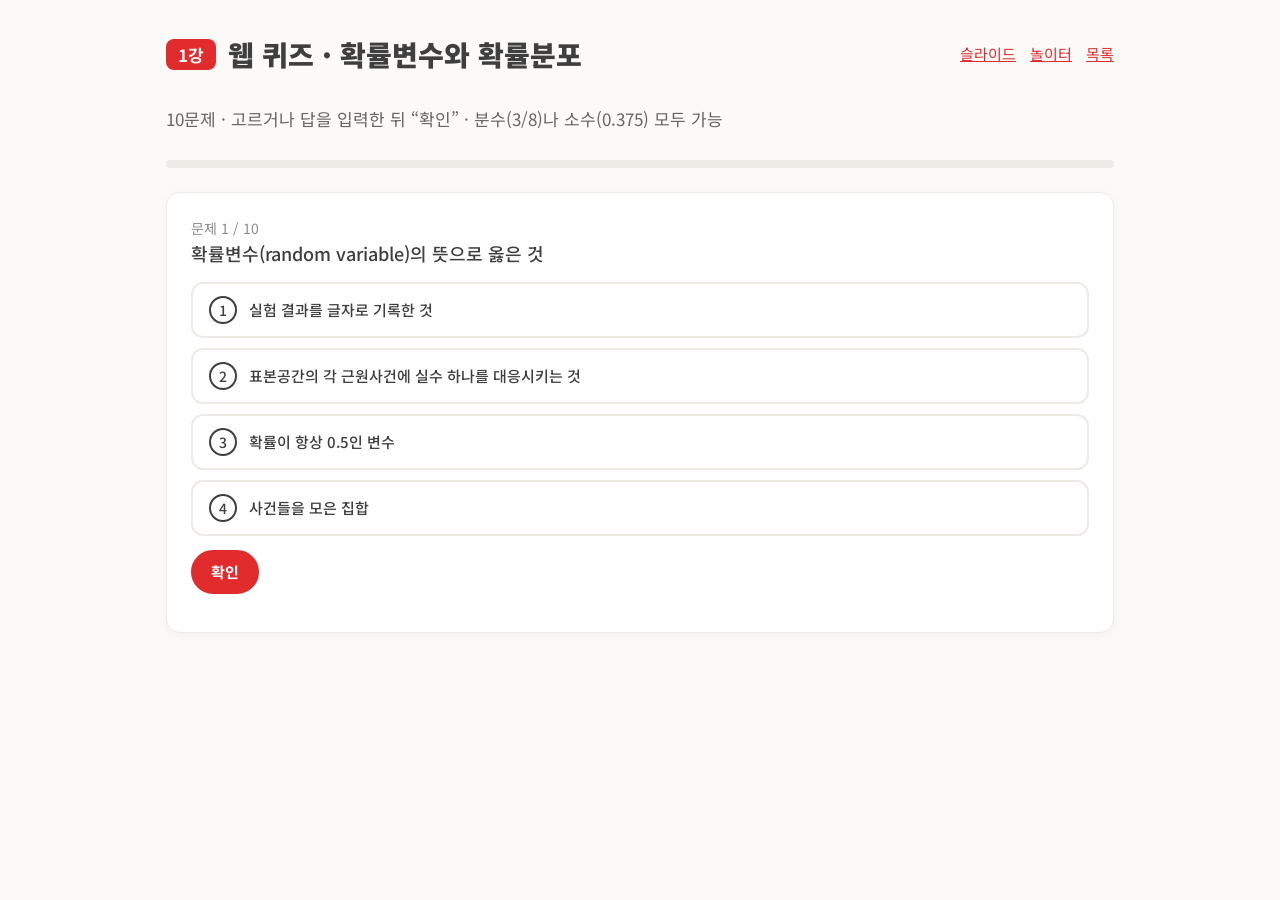
<file: docs/01/quiz.html>
<!doctype html>
<html lang="ko">
<head>
<meta charset="utf-8">
<meta name="viewport" content="width=device-width, initial-scale=1">
<title>1강 웹 퀴즈</title>
<link rel="stylesheet" href="https://fonts.googleapis.com/css2?family=Noto+Sans+KR:wght@400;500;700;900&display=swap">
<link rel="stylesheet" href="../assets/page.css">
<style>
  .q { font-size: 18px; font-weight: 500; margin-bottom: 14px; white-space: pre-line; }
  .opts { display: grid; gap: 10px; }
  .opt { display: flex; gap: 12px; align-items: center; text-align: left; border: 2px solid var(--line); border-radius: 12px;
    padding: 12px 16px; background: #fff; color: var(--ink); font-weight: 500; }
  .opt:hover:not(:disabled) { border-color: var(--red-l); }
  .opt:disabled { opacity: 1; }
  .opt.sel { border-color: var(--red); background: var(--red-bg); }
  .opt.right { border-color: var(--ok); background: var(--ok-bg); }
  .opt.wrong { border-color: var(--red); background: var(--red-bg); text-decoration: line-through; }
  .opt .k { width: 28px; height: 28px; flex: none; border-radius: 50%; border: 2px solid currentColor; display: grid; place-items: center; font-size: 14px; }
  .fb { margin-top: 14px; padding: 12px 16px; border-radius: 10px; display: none; }
  .fb.show { display: block; }
  .fb.good { background: var(--ok-bg); }
  .fb.no { background: var(--red-bg); }
  table.dist { border-collapse: collapse; margin: 8px 0 14px; font-size: 17px; }
  table.dist td, table.dist th { border: 1px solid #ccc; padding: 6px 16px; text-align: center; }
  table.dist th { background: #f4f1ee; }
  .progress { height: 8px; background: var(--line); border-radius: 99px; overflow: hidden; margin-bottom: 24px; }
  .progress i { display: block; height: 100%; width: 0; background: var(--red); transition: width .3s; }
  .result { text-align: center; padding: 40px 24px; }
  .result .big { font-size: 64px; font-weight: 900; color: var(--red); }
</style>
</head>
<body>
<div class="wrap">
  <header class="top">
    <span class="badge">1강</span><h1>웹 퀴즈 · 확률변수와 확률분포</h1>
    <nav><a href="./">슬라이드</a><a href="playground.html">놀이터</a><a href="../">목록</a></nav>
  </header>
  <p class="lede">10문제 · 고르거나 답을 입력한 뒤 “확인” · 분수(3/8)나 소수(0.375) 모두 가능</p>
  <div class="progress" aria-hidden="true"><i id="bar"></i></div>
  <div id="app"></div>
</div>

<script>
// type: choice(하나 고르기) | multi(모두 고르기) | num(수 입력, 분수 가능)
const QUIZ = [
  { type: 'choice', q: '확률변수(random variable)의 뜻으로 옳은 것',
    opts: ['실험 결과를 글자로 기록한 것', '표본공간의 각 근원사건에 실수 하나를 대응시키는 것', '확률이 항상 0.5인 변수', '사건들을 모은 집합'],
    ans: 1, why: '확률변수 = 근원사건 → 실수. 결과가 H, T 같은 글자여도 확률변수의 값은 실수.' },
  { type: 'multi', q: '100원짜리 동전 3개를 동시에 던질 때, 앞면이 나오는 개수 X가 취할 수 있는 값 (모두 고르기)',
    opts: ['0', '1', '2', '3', '4'], ans: [0, 1, 2, 3], why: '앞면 개수는 0개부터 3개까지 → X = 0, 1, 2, 3. 동전이 3개뿐이므로 4는 불가.' },
  { type: 'choice', q: '다음 중 연속확률변수',
    opts: ['하루 동안 생산된 불량품 수', '주사위를 던져 나온 눈', '부품 길이의 측정값(mm)', '1분 동안 받은 오류 패킷 수'],
    ans: 2, why: '길이 측정값은 어떤 범위의 모든 실수가 가능 → 연속. 나머지는 셀 수 있는 값 → 이산.' },
  { type: 'num', q: '확률변수 X의 확률분포가 다음과 같을 때 a의 값',
    table: [['X', '0', '1', '2', '3', '합계'], ['P(X = x)', '1/8', 'a', '3/8', '1/8', '1']],
    ans: 3 / 8, why: '확률의 합 = 1 → 1/8 + a + 3/8 + 1/8 = 1 → a = 3/8.' },
  { type: 'choice', q: '확률질량함수가 될 수 없는 것 (X가 취하는 값 각각의 확률)',
    opts: ['0.2, 0.3, 0.5', '0.5, 0.5', '0.6, 0.6, −0.2', '0.1, 0.1, 0.8'],
    ans: 2, why: '합은 1이지만 −0.2 < 0 → 성질 ① 0 ≤ p ≤ 1 위반.' },
  { type: 'num', q: '부품 10개 중 불량품 2개. 임의로 3개를 뽑을 때 불량품 수 X에 대하여 P(X = 0)',
    ans: 7 / 15, why: '₈C₃ / ₁₀C₃ = 56 / 120 = 7/15. (참고: P(X=1) = 7/15, P(X=2) = 1/15, 합 = 1)' },
  { type: 'choice', q: '연속확률변수 X에 대하여 P(X = 3)의 값',
    opts: ['0', 'f(3)', '1', '알 수 없음'], ans: 0,
    why: '한 점 위의 넓이 = 0 → 연속확률변수에서 한 점의 확률은 항상 0. f(3)은 확률이 아닌 그래프의 높이.' },
  { type: 'num', q: '10분 간격 지하철. 대기 시간 X(분)의 확률밀도함수 f(x) = 1/10 (0 ≤ x ≤ 10)일 때 P(3 ≤ X ≤ 5)',
    ans: 0.2, why: '직사각형 넓이 = 밑변 2 × 높이 1/10 = 1/5 = 0.2.' },
  { type: 'num', q: 'X의 범위 0 ≤ X ≤ 4, 확률밀도함수 f(x) = kx일 때 상수 k의 값',
    ans: 1 / 8, why: '전체 넓이 = 1 → ½ · 4 · 4k = 8k = 1 → k = 1/8.' },
  { type: 'num', q: '위 문제의 확률밀도함수 f(x) = x/8 (0 ≤ x ≤ 4)에서 P(0 ≤ X ≤ 2)',
    ans: 1 / 4, why: '삼각형 넓이 = ½ · 2 · f(2) = ½ · 2 · 2/8 = 1/4.' },
];

const app = document.getElementById('app');
const bar = document.getElementById('bar');
let idx = 0, score = 0, picked = new Set(), done = false;

function parseNum(s) {
  s = s.trim().replace(/\s/g, '').replace('−', '-');
  const m = s.match(/^(-?\d*\.?\d+)\/(\d*\.?\d+)$/);
  if (m) return parseFloat(m[1]) / parseFloat(m[2]);
  return s === '' ? NaN : Number(s);
}

function render() {
  bar.style.width = `${idx / QUIZ.length * 100}%`;
  if (idx >= QUIZ.length) return renderResult();
  const it = QUIZ[idx];
  picked = new Set(); done = false;
  const table = it.table ? `<table class="dist">${it.table.map((r, i) =>
    `<tr>${r.map(c => i === 0 ? `<th>${c}</th>` : `<td>${c}</td>`).join('')}</tr>`).join('')}</table>` : '';
  const body = it.type === 'num'
    ? `<div class="controls"><label>답 <input type="text" id="num" inputmode="decimal" placeholder="예: 3/8 또는 0.375" autocomplete="off"></label></div>`
    : `<div class="opts">${it.opts.map((o, i) =>
        `<button class="opt" data-i="${i}"><span class="k">${it.type === 'multi' ? '✓' : i + 1}</span><span>${o}</span></button>`).join('')}</div>`;
  app.innerHTML = `<div class="card">
    <p class="muted">문제 ${idx + 1} / ${QUIZ.length}${it.type === 'multi' ? ' · 모두 고르기' : ''}</p>
    <p class="q">${it.q}</p>${table}${body}
    <div class="controls"><button class="solid" id="check">확인</button><button id="next" hidden>${idx + 1 < QUIZ.length ? '다음 문제 →' : '결과 보기'}</button></div>
    <div class="fb" id="fb" role="status"></div></div>`;
  app.querySelectorAll('.opt').forEach(b => b.onclick = () => {
    if (done) return;
    const i = +b.dataset.i;
    if (it.type === 'choice') { picked = new Set([i]); app.querySelectorAll('.opt').forEach(x => x.classList.toggle('sel', +x.dataset.i === i)); }
    else { picked.has(i) ? picked.delete(i) : picked.add(i); b.classList.toggle('sel'); }
  });
  const num = document.getElementById('num');
  if (num) { num.focus(); num.onkeydown = e => { if (e.key === 'Enter') check(); }; }
  document.getElementById('check').onclick = check;
  document.getElementById('next').onclick = () => { idx++; render(); };
}

function check() {
  if (done) return;
  const it = QUIZ[idx], fb = document.getElementById('fb');
  let ok;
  if (it.type === 'num') {
    const v = parseNum(document.getElementById('num').value);
    if (isNaN(v)) { fb.className = 'fb show no'; fb.textContent = '수를 입력 (분수 3/8 또는 소수 0.375)'; return; }
    ok = Math.abs(v - it.ans) < 1e-3;
  } else {
    if (!picked.size) { fb.className = 'fb show no'; fb.textContent = '보기 선택 필요'; return; }
    const ans = new Set([].concat(it.ans));
    ok = picked.size === ans.size && [...picked].every(i => ans.has(i));
    app.querySelectorAll('.opt').forEach(b => {
      const i = +b.dataset.i; b.disabled = true;
      if (ans.has(i)) b.classList.add('right'); else if (picked.has(i)) b.classList.add('wrong');
    });
  }
  done = true;
  if (ok) score++;
  fb.className = `fb show ${ok ? 'good' : 'no'}`;
  fb.innerHTML = `<b class="${ok ? 'ok' : 'bad'}">${ok ? '정답' : '오답'}</b>${it.type === 'num' && !ok ? ` · 정답 ${fmt(it.ans)}` : ''}<br>${it.why}`;
  document.getElementById('check').hidden = true;
  const next = document.getElementById('next'); next.hidden = false; next.focus();
}

function fmt(v) {
  for (let d = 1; d <= 20; d++) { const n = Math.round(v * d); if (Math.abs(n / d - v) < 1e-9) return d === 1 ? `${n}` : `${n}/${d}`; }
  return v.toFixed(3);
}

function renderResult() {
  bar.style.width = '100%';
  const msg = score === QUIZ.length ? '만점! 확률분포 개념 완벽 이해' : score >= 7 ? '거의 완벽. 틀린 문제만 슬라이드로 복습' : '슬라이드와 놀이터로 복습 후 재도전';
  app.innerHTML = `<div class="card result"><p class="muted">결과</p><p class="big">${score} / ${QUIZ.length}</p><p style="margin:8px 0 24px">${msg}</p>
    <div class="controls" style="justify-content:center"><button class="solid" id="again">다시 풀기</button><a class="btn" href="playground.html">놀이터 가기</a><a class="btn" href="./">슬라이드 복습</a></div></div>`;
  document.getElementById('again').onclick = () => { idx = 0; score = 0; render(); };
}
render();
</script>
</body>
</html>
</file>
<file: docs/assets/page.css>
/* 목록·퀴즈·놀이터 공통 스타일 (스크롤 페이지) */
:root {
  --red: #E22B2D; --red-l: #F6C4C5; --red-bg: #FFF4F4; --gray: #8C8C8C; --ink: #3F3F3F;
  --paper: #FBFAF8; --card: #FFFFFF; --line: #EEEAE6; --ok: #1F7A4D; --ok-bg: #EAF6EF;
}
* { box-sizing: border-box; margin: 0; padding: 0; }
body { font-family: 'Noto Sans KR', 'Malgun Gothic', sans-serif; color: var(--ink); background: var(--paper);
  line-height: 1.6; font-size: 17px; }
a { color: var(--red); }
.wrap { max-width: 980px; margin: 0 auto; padding: 32px 16px 80px; }
header.top { display: flex; align-items: center; gap: 12px; flex-wrap: wrap; margin-bottom: 28px; }
header.top .badge { background: var(--red); color: #FFF9F8; font-weight: 700; padding: 2px 12px; border-radius: 8px; }
header.top h1 { font-size: 28px; font-weight: 900; }
header.top nav { margin-left: auto; display: flex; gap: 14px; font-size: 15px; }
.lede { color: #666; margin-bottom: 28px; }
.card { background: var(--card); border: 1px solid var(--line); border-radius: 14px; padding: 24px; margin-bottom: 20px;
  box-shadow: 0 2px 10px rgba(63,63,63,.05); }
.card h2 { font-size: 21px; margin-bottom: 6px; }
.card h2 .n { color: var(--red); margin-right: 8px; }
.muted { color: var(--gray); font-size: 14px; }
button, .btn { font: inherit; font-size: 15px; font-weight: 700; border-radius: 999px; padding: 8px 18px; cursor: pointer;
  border: 2px solid var(--red); background: #fff; color: var(--red); text-decoration: none; display: inline-block; }
button.solid, .btn.solid { background: var(--red); color: #fff; }
button:disabled { opacity: .4; cursor: default; }
[hidden] { display: none !important; }
button:focus-visible, input:focus-visible, select:focus-visible { outline: 3px solid var(--red-l); outline-offset: 2px; }
.controls { display: flex; flex-wrap: wrap; gap: 10px 16px; align-items: center; margin: 14px 0; }
.controls label { display: flex; align-items: center; gap: 8px; font-size: 15px; }
input[type=range] { accent-color: var(--red); width: 160px; }
select, input[type=text] { font: inherit; font-size: 16px; padding: 6px 10px; border: 1px solid #ccc; border-radius: 8px; background: #fff; }
canvas { width: 100%; display: block; background: #fff; border: 1px solid var(--line); border-radius: 12px; touch-action: none; }
.stat { font-size: 16px; margin-top: 10px; }
.stat b { color: var(--red); }
.ok { color: var(--ok); font-weight: 700; }
.bad { color: var(--red); font-weight: 700; }
@media (max-width: 600px) { header.top nav { margin-left: 0; width: 100%; } input[type=range] { width: 120px; } }
</file>
<file: docs/assets/deck.css>
/* 강의 슬라이드 웹 버전 공통 스타일 — 1920×1080 무대를 화면에 맞춰 확대·축소 */
:root {
  --red: #E22B2D; --red-l: #F6C4C5; --gray: #8C8C8C; --ink: #3F3F3F;
  --paper: #FBFAF8; --card: #FFFFFF; --line: #EEEAE6;
}
* { box-sizing: border-box; margin: 0; padding: 0; }
html, body { height: 100%; background: #1E1B19; overflow: hidden; }
body { font-family: 'Noto Sans KR', 'Malgun Gothic', sans-serif; color: var(--ink); }

.stage { position: absolute; left: 50%; top: 50%; width: 1920px; height: 1080px;
  transform-origin: center center; background: var(--paper); box-shadow: 0 10px 60px rgba(0,0,0,.4); }
.slide { position: absolute; inset: 0; padding: 96px 128px 112px; display: none;
  flex-direction: column; gap: 40px; background: var(--paper); overflow: hidden; }
.slide.active { display: flex; animation: fade .35s ease; }
@keyframes fade { from { opacity: 0 } to { opacity: 1 } }

/* 머리글: 빨간 번호 + 제목 + ★소제목 */
.head { display: flex; flex-direction: column; gap: 12px; }
.head .t { display: flex; align-items: center; gap: 24px; }
.badge { background: var(--red); color: #FFF9F8; font-size: 32px; font-weight: 700; padding: 6px 24px; border-radius: 12px; }
.head h2 { font-size: 56px; font-weight: 700; line-height: 1.15; }
.head .sub { font-size: 30px; font-weight: 700; color: var(--red); }
.head .sub::before { content: "★ "; }

.row { flex: 1; display: flex; gap: 72px; align-items: center; min-height: 0; }
.col { flex: 1; display: flex; flex-direction: column; gap: 28px; }
h3 { font-size: 44px; font-weight: 700; color: var(--red); }
ul.b { list-style: none; font-size: 32px; line-height: 1.55; }
ul.b li::before { content: "·  "; color: var(--red); font-weight: 700; }
.lead { font-size: 28px; line-height: 1.5; }
.photo { display: flex; flex-direction: column; gap: 8px; }
.photo img { border-radius: 16px; object-fit: cover; display: block; }
.credit { font-size: 22px; color: var(--gray); }
.card { background: var(--card); border-left: 8px solid var(--red); border-radius: 12px; padding: 32px 40px;
  display: flex; flex-direction: column; gap: 12px; box-shadow: 0 4px 16px rgba(63,63,63,.08); }
.fig { background: var(--card); border-radius: 16px; object-fit: contain; display: block; }
video.anim { display: block; align-self: center; border: 2px solid var(--line); border-radius: 16px;
  background: #fff; cursor: pointer; }

/* 확인 문제 정답 버튼 */
.reveal { align-self: flex-start; font: inherit; font-size: 26px; font-weight: 700; color: var(--red);
  background: #fff; border: 2px solid var(--red); border-radius: 999px; padding: 10px 28px; cursor: pointer; }
.answer { display: none; font-size: 28px; line-height: 1.6; background: #FFF4F4; border-radius: 12px; padding: 20px 28px; }
.answer.show { display: block; }

/* 하단 조작 막대 (무대 밖, 화면 고정) */
.bar { position: fixed; left: 0; right: 0; bottom: 0; height: 44px; display: flex; align-items: center; gap: 8px;
  padding: 0 12px; color: #ddd; font-size: 14px; background: rgba(20,18,17,.85); opacity: 0; transition: opacity .3s; z-index: 10; }
body:hover .bar, .bar:focus-within { opacity: 1; }
.bar button, .bar a { font: inherit; color: #eee; background: none; border: 1px solid #555; border-radius: 6px;
  padding: 4px 10px; cursor: pointer; text-decoration: none; }
.bar .count { min-width: 64px; text-align: center; }
.bar .grow { flex: 1; }
.progress { position: fixed; left: 0; top: 0; height: 4px; background: var(--red); transition: width .3s; z-index: 10; }
.notes { position: fixed; left: 12px; right: 12px; bottom: 52px; max-height: 30vh; overflow: auto; background: #fffbe8;
  color: #333; font-size: 16px; line-height: 1.6; padding: 12px 16px; border-radius: 8px; display: none; white-space: pre-line; z-index: 10; }
.notes.show { display: block; }
aside.note { display: none; }
</file>
